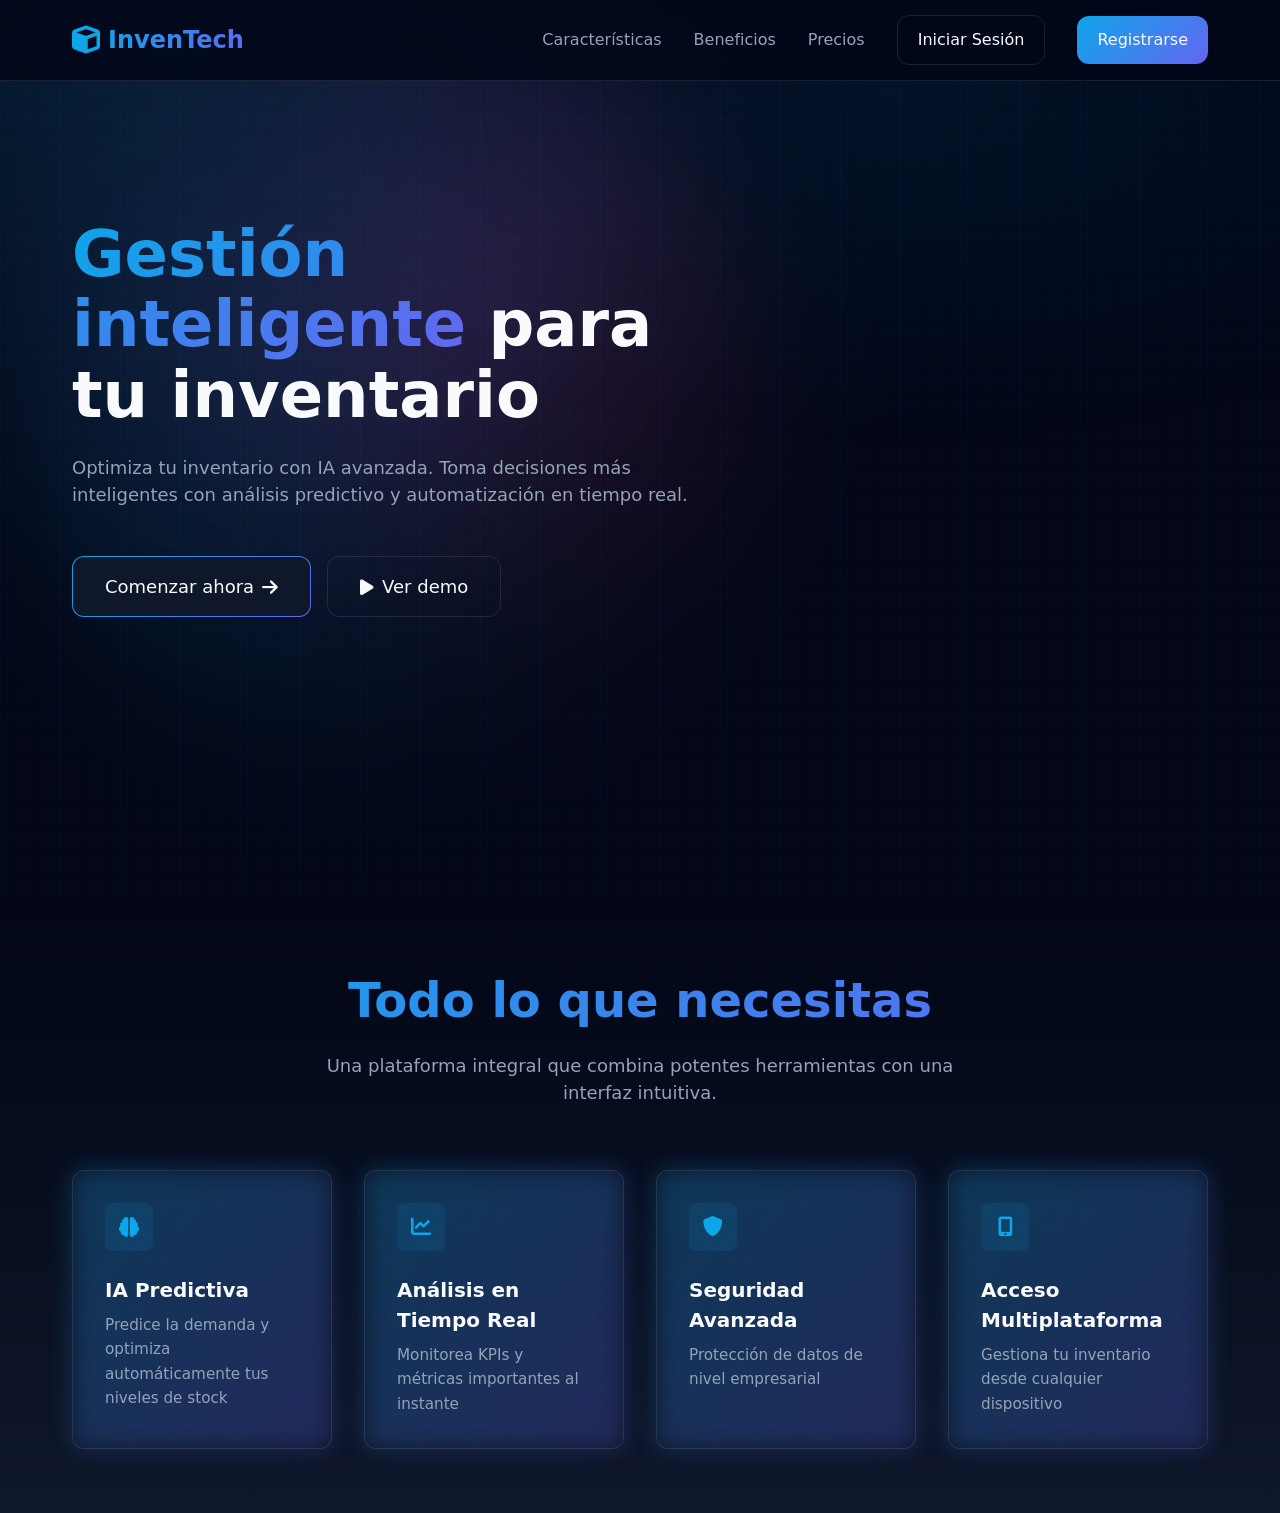
<file: frontend/index.html>
<!DOCTYPE html>
<html lang="es">
<head>
    <meta charset="UTF-8">
    <meta name="viewport" content="width=device-width, initial-scale=1.0">
    <title>InvenTech Pro - Sistema de Gestión de Inventario</title>
    <link rel="stylesheet" href="https://cdnjs.cloudflare.com/ajax/libs/font-awesome/6.0.0/css/all.min.css">
    <link rel="stylesheet" href="css/variables.css">
    <link rel="stylesheet" href="css/base.css">
    <link rel="stylesheet" href="css/landing.css">
</head>
<body>
    <!-- Decoraciones de fondo -->
    <div class="fx fx-grid" aria-hidden="true"></div>
    <div class="fx fx-stars" aria-hidden="true"></div>
    <div class="fx fx-blob fx-blob-1" aria-hidden="true"></div>
    <div class="fx fx-blob fx-blob-2" aria-hidden="true"></div>
    <nav class="navbar">
        <div class="container flex justify-between items-center">
            <a href="/" class="logo">
                <i class="fas fa-cube logo-icon"></i>
                <span class="logo-text text-gradient">InvenTech</span>
            </a>
            <div class="nav-links">
                <a href="#features" class="nav-link">Características</a>
                <a href="#benefits" class="nav-link">Beneficios</a>
                <a href="#pricing" class="nav-link">Precios</a>
                <a href="login.html" class="btn btn-ghost">Iniciar Sesión</a>
                <a href="register.html" class="btn btn-primary">Registrarse</a>
            </div>
            <button class="menu-toggle">
                <i class="fas fa-bars"></i>
            </button>
        </div>
    </nav>

    <section class="hero">
        <div class="container">
            <div class="hero-content animate-on-scroll">
                <h1 class="hero-title">
                    <span class="text-gradient">Gestión inteligente</span> 
                    para tu inventario
                </h1>
                <p class="hero-description">
                    Optimiza tu inventario con IA avanzada. Toma decisiones más inteligentes
                    con análisis predictivo y automatización en tiempo real.
                </p>
                <div class="hero-buttons">
                    <a href="register.html" class="btn btn-xl btn-primary btn-neon pulse">
                        Comenzar ahora
                        <i class="fas fa-arrow-right"></i>
                    </a>
                    <a href="#demo" class="btn btn-xl btn-ghost">
                        <i class="fas fa-play"></i>
                        Ver demo
                    </a>
                </div>

                
            </div>
        </div>
    </section>

    <section id="features" class="features">
        <div class="container">
            <div class="section-header">
                <h2 class="section-title text-gradient">Todo lo que necesitas</h2>
                <p class="section-description">
                    Una plataforma integral que combina potentes herramientas con una interfaz intuitiva.
                </p>
            </div>

            <div class="features-grid">
                <div class="feature-card animate-on-scroll">
                    <div class="feature-icon">
                        <i class="fas fa-brain"></i>
                    </div>
                    <h3 class="feature-title">IA Predictiva</h3>
                    <p class="feature-description">
                        Predice la demanda y optimiza automáticamente tus niveles de stock
                    </p>
                </div>

                <div class="feature-card animate-on-scroll">
                    <div class="feature-icon">
                        <i class="fas fa-chart-line"></i>
                    </div>
                    <h3 class="feature-title">Análisis en Tiempo Real</h3>
                    <p class="feature-description">
                        Monitorea KPIs y métricas importantes al instante
                    </p>
                </div>

                <div class="feature-card animate-on-scroll">
                    <div class="feature-icon">
                        <i class="fas fa-shield-alt"></i>
                    </div>
                    <h3 class="feature-title">Seguridad Avanzada</h3>
                    <p class="feature-description">
                        Protección de datos de nivel empresarial
                    </p>
                </div>

                <div class="feature-card animate-on-scroll">
                    <div class="feature-icon">
                        <i class="fas fa-mobile-alt"></i>
                    </div>
                    <h3 class="feature-title">Acceso Multiplataforma</h3>
                    <p class="feature-description">
                        Gestiona tu inventario desde cualquier dispositivo
                    </p>
                </div>
            </div>
        </div>
    </section>

    <script src="js/landing.js"></script>
</body>
</html>
</file>
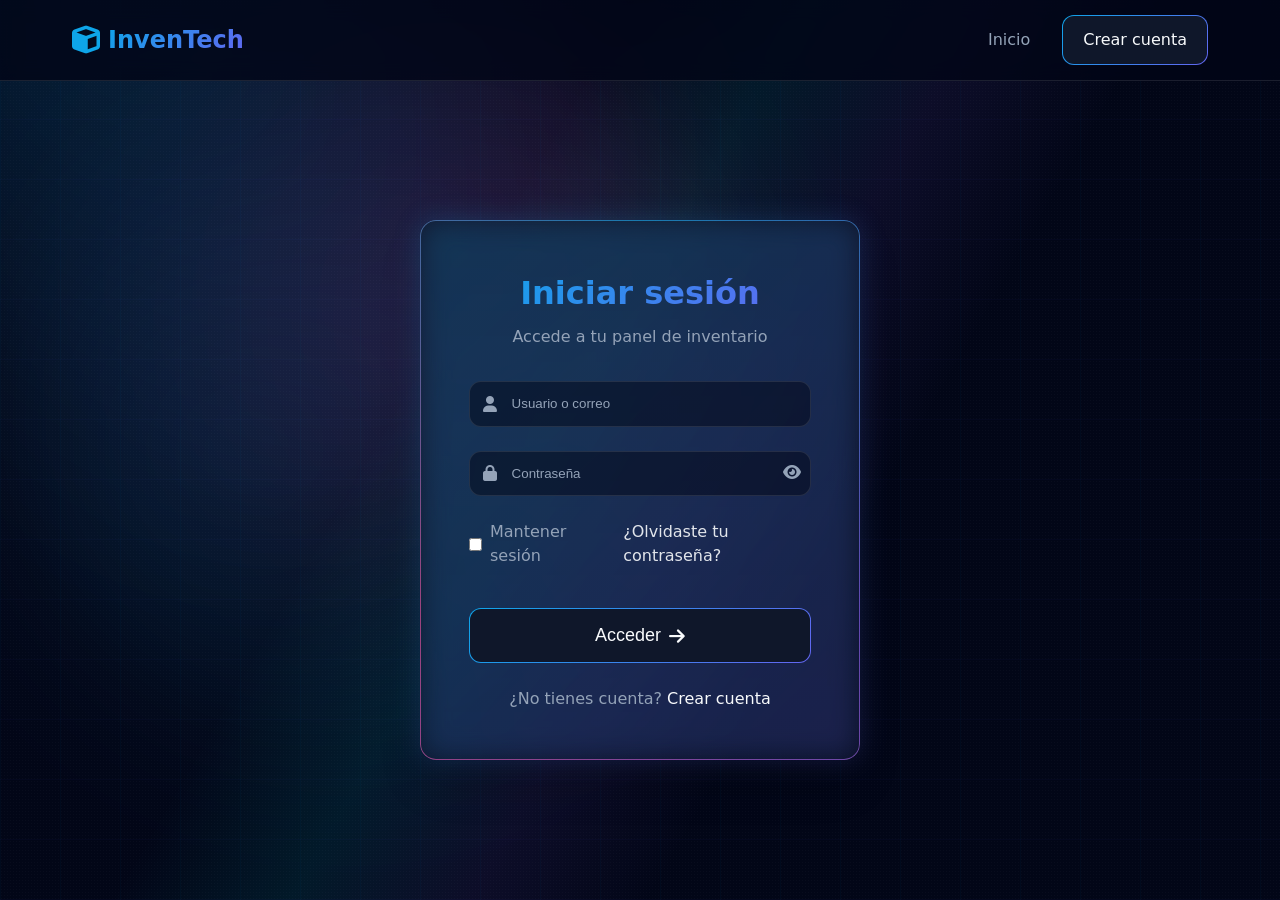
<file: frontend/login.html>
<!DOCTYPE html>
<html lang="es">
<head>
  <meta charset="UTF-8" />
  <meta name="viewport" content="width=device-width, initial-scale=1.0" />
  <title>Iniciar sesión - InvenTech</title>
  <meta http-equiv="Cache-Control" content="no-cache, no-store, must-revalidate" />
  <meta http-equiv="Pragma" content="no-cache" />
  <meta http-equiv="Expires" content="0" />
  <link rel="stylesheet" href="https://cdnjs.cloudflare.com/ajax/libs/font-awesome/6.0.0/css/all.min.css" />
  <link rel="stylesheet" href="css/variables.css" />
  <link rel="stylesheet" href="css/base.css" />
  <link rel="stylesheet" href="css/landing.css" />
  <link rel="stylesheet" href="css/auth.css" />
</head>
<body>
  <!-- FX de fondo -->
  <div class="fx fx-grid" aria-hidden="true"></div>
  <div class="fx fx-stars" aria-hidden="true"></div>
  <div class="fx fx-blob fx-blob-1" aria-hidden="true"></div>
  <div class="fx fx-blob fx-blob-2" aria-hidden="true"></div>
  <div class="fx auth-beam" aria-hidden="true"></div>
  <div class="fx auth-scanlines" aria-hidden="true"></div>

  <nav class="navbar">
    <div class="container flex justify-between items-center">
      <a href="/" class="logo">
        <i class="fas fa-cube logo-icon"></i>
        <span class="logo-text text-gradient">InvenTech</span>
      </a>
      <div class="nav-links">
        <a href="/" class="nav-link">Inicio</a>
        <a href="register.html" class="btn btn-primary btn-neon">Crear cuenta</a>
      </div>
      <button class="menu-toggle"><i class="fas fa-bars"></i></button>
    </div>
  </nav>

  <main class="auth-container">
    <section class="auth-card animate-on-scroll in-view">
      <header class="auth-header">
        <h1 class="auth-title text-gradient">Iniciar sesión</h1>
        <p class="auth-subtitle">Accede a tu panel de inventario</p>
      </header>

      <form class="form" id="login-form" method="post" action="#">
        <div class="input-group">
          <i class="fa-solid fa-user input-icon"></i>
          <input id="identity" name="identity" type="text" class="input-control" placeholder="Usuario o correo" required />
        </div>

        <div class="input-group">
          <i class="fa-solid fa-lock input-icon"></i>
          <input id="password" name="password" type="password" class="input-control" placeholder="Contraseña" required />
          <button type="button" class="toggle-visibility" data-toggle="password" data-target="password" aria-label="Mostrar u ocultar contraseña">
            <i class="fa-solid fa-eye"></i>
          </button>
        </div>

        <div class="form-row">
          <label class="remember">
            <input type="checkbox" name="remember" /> Mantener sesión
          </label>
          <a href="#">¿Olvidaste tu contraseña?</a>
        </div>

        <div class="auth-actions">
          <button class="btn btn-xl btn-neon btn-full" type="submit">Acceder <i class="fa-solid fa-arrow-right"></i></button>
        </div>
      </form>

      <p class="auth-alt">¿No tienes cuenta? <a href="register.html">Crear cuenta</a></p>
    </section>
  </main>

  <script src="js/landing.js"></script>
  <script src="js/auth.js"></script>
  </body>
  </html>
</file>
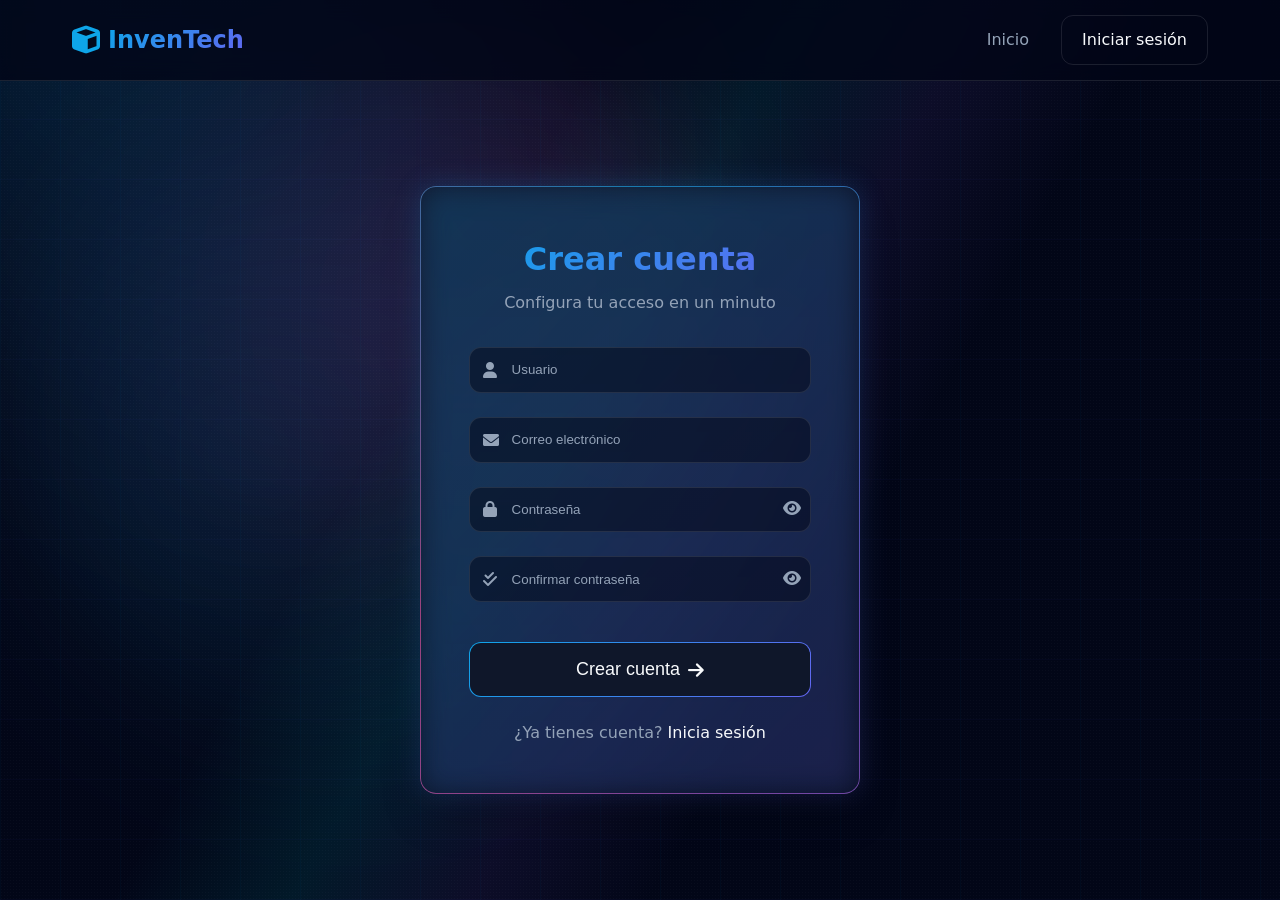
<file: frontend/register.html>
<!DOCTYPE html>
<html lang="es">
<head>
  <meta charset="UTF-8" />
  <meta name="viewport" content="width=device-width, initial-scale=1.0" />
  <title>Crear cuenta - InvenTech</title>
  <meta http-equiv="Cache-Control" content="no-cache, no-store, must-revalidate" />
  <meta http-equiv="Pragma" content="no-cache" />
  <meta http-equiv="Expires" content="0" />
  <link rel="stylesheet" href="https://cdnjs.cloudflare.com/ajax/libs/font-awesome/6.0.0/css/all.min.css" />
  <link rel="stylesheet" href="css/variables.css" />
  <link rel="stylesheet" href="css/base.css" />
  <link rel="stylesheet" href="css/landing.css" />
  <link rel="stylesheet" href="css/auth.css" />
</head>
<body>
  <!-- FX de fondo -->
  <div class="fx fx-grid" aria-hidden="true"></div>
  <div class="fx fx-stars" aria-hidden="true"></div>
  <div class="fx fx-blob fx-blob-1" aria-hidden="true"></div>
  <div class="fx fx-blob fx-blob-2" aria-hidden="true"></div>
  <div class="fx auth-beam" aria-hidden="true"></div>
  <div class="fx auth-scanlines" aria-hidden="true"></div>

  <nav class="navbar">
    <div class="container flex justify-between items-center">
      <a href="/" class="logo">
        <i class="fas fa-cube logo-icon"></i>
        <span class="logo-text text-gradient">InvenTech</span>
      </a>
      <div class="nav-links">
        <a href="/" class="nav-link">Inicio</a>
        <a href="login.html" class="btn btn-ghost">Iniciar sesión</a>
      </div>
      <button class="menu-toggle"><i class="fas fa-bars"></i></button>
    </div>
  </nav>

  <main class="auth-container">
    <section class="auth-card animate-on-scroll in-view">
      <header class="auth-header">
        <h1 class="auth-title text-gradient">Crear cuenta</h1>
        <p class="auth-subtitle">Configura tu acceso en un minuto</p>
      </header>

  <form class="form" id="register-form" method="post" action="/api/register">
        <div class="input-group">
          <i class="fa-solid fa-user input-icon"></i>
          <input id="username" name="username" type="text" class="input-control" placeholder="Usuario" required />
        </div>

        <div class="input-group">
          <i class="fa-solid fa-envelope input-icon"></i>
          <input id="email" name="email" type="email" class="input-control" placeholder="Correo electrónico" required />
        </div>

        <div class="input-group">
          <i class="fa-solid fa-lock input-icon"></i>
          <input id="password" name="password" type="password" class="input-control" placeholder="Contraseña" required />
          <button type="button" class="toggle-visibility" data-toggle="password" data-target="password" aria-label="Mostrar u ocultar contraseña">
            <i class="fa-solid fa-eye"></i>
          </button>
        </div>

        <div class="input-group">
          <i class="fa-solid fa-check-double input-icon"></i>
          <input id="confirm_password" name="confirm_password" type="password" class="input-control" placeholder="Confirmar contraseña" required />
          <button type="button" class="toggle-visibility" data-toggle="password" data-target="confirm_password" aria-label="Mostrar u ocultar contraseña">
            <i class="fa-solid fa-eye"></i>
          </button>
          <div id="confirm_error" class="field-error">Las contraseñas no coinciden</div>
        </div>

        

        <div class="auth-actions">
          <button class="btn btn-xl btn-neon btn-full" type="submit">Crear cuenta <i class="fa-solid fa-arrow-right"></i></button>
        </div>
      </form>

      <p class="auth-alt">¿Ya tienes cuenta? <a href="login.html">Inicia sesión</a></p>
    </section>
  </main>

  <script src="js/landing.js"></script>
  <script src="js/auth.js"></script>
</body>
</html>
</file>
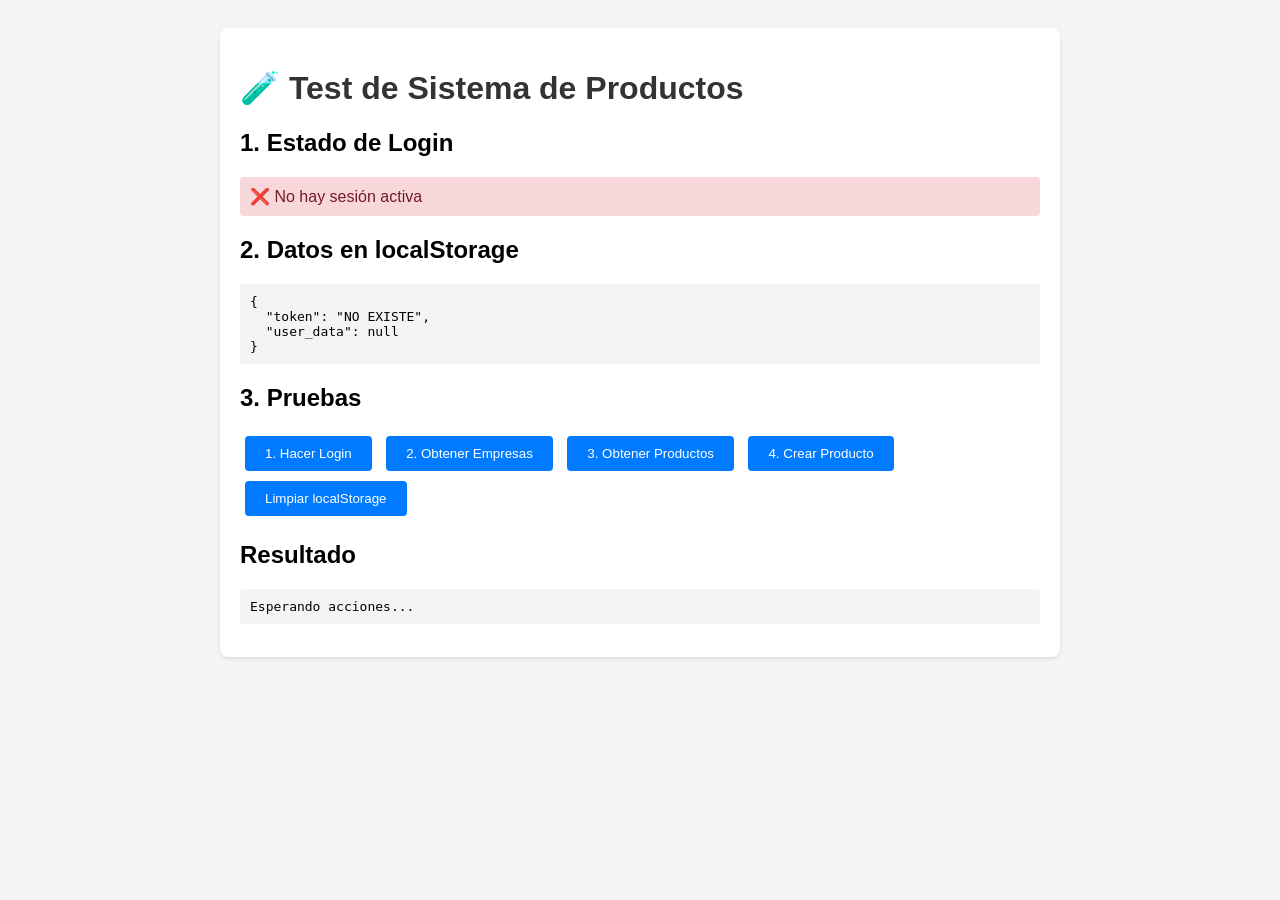
<file: frontend/test.html>
<!DOCTYPE html>
<html lang="es">
<head>
    <meta charset="UTF-8">
    <meta name="viewport" content="width=device-width, initial-scale=1.0">
    <title>Test de Productos</title>
    <style>
        body {
            font-family: Arial, sans-serif;
            padding: 20px;
            background: #f5f5f5;
        }
        .container {
            max-width: 800px;
            margin: 0 auto;
            background: white;
            padding: 20px;
            border-radius: 8px;
            box-shadow: 0 2px 4px rgba(0,0,0,0.1);
        }
        h1 { color: #333; }
        .status { margin: 10px 0; padding: 10px; border-radius: 4px; }
        .success { background: #d4edda; color: #155724; }
        .error { background: #f8d7da; color: #721c24; }
        .info { background: #d1ecf1; color: #0c5460; }
        button {
            padding: 10px 20px;
            margin: 5px;
            background: #007bff;
            color: white;
            border: none;
            border-radius: 4px;
            cursor: pointer;
        }
        button:hover { background: #0056b3; }
        pre {
            background: #f4f4f4;
            padding: 10px;
            border-radius: 4px;
            overflow-x: auto;
        }
    </style>
</head>
<body>
    <div class="container">
        <h1>🧪 Test de Sistema de Productos</h1>
        
        <h2>1. Estado de Login</h2>
        <div id="loginStatus" class="status info">Verificando...</div>
        
        <h2>2. Datos en localStorage</h2>
        <pre id="localStorageData"></pre>
        
        <h2>3. Pruebas</h2>
        <button onclick="testLogin()">1. Hacer Login</button>
        <button onclick="getCompanies()">2. Obtener Empresas</button>
        <button onclick="getProducts()">3. Obtener Productos</button>
        <button onclick="createProduct()">4. Crear Producto</button>
        <button onclick="clearLocalStorage()">Limpiar localStorage</button>
        
        <h2>Resultado</h2>
        <pre id="result">Esperando acciones...</pre>
    </div>

    <script>
        const API_BASE = "http://localhost:8000";

        function log(msg, type = "info") {
            const result = document.getElementById("result");
            const timestamp = new Date().toLocaleTimeString();
            result.textContent += `\n[${timestamp}] ${msg}`;
            result.scrollTop = result.scrollHeight;
        }

        function updateLocalStorageDisplay() {
            const data = {
                token: localStorage.getItem("token") ? "EXISTS" : "NO EXISTE",
                user_data: localStorage.getItem("user_data")
            };
            document.getElementById("localStorageData").textContent = JSON.stringify(data, null, 2);
            
            if (localStorage.getItem("token")) {
                document.getElementById("loginStatus").className = "status success";
                document.getElementById("loginStatus").textContent = "✅ Hay sesión activa";
            } else {
                document.getElementById("loginStatus").className = "status error";
                document.getElementById("loginStatus").textContent = "❌ No hay sesión activa";
            }
        }

        async function testLogin() {
            log("🔐 Intentando login...");
            try {
                const response = await fetch(`${API_BASE}/token`, {
                    method: "POST",
                    headers: { "Content-Type": "application/x-www-form-urlencoded" },
                    body: "username=jp@gmail.com&password=jp"
                });

                if (!response.ok) {
                    log(`❌ Login falló: ${response.status}`, "error");
                    return;
                }

                const data = await response.json();
                localStorage.setItem("token", data.access_token);
                log("✅ Login exitoso, token guardado");
                updateLocalStorageDisplay();
            } catch (error) {
                log(`❌ Error: ${error.message}`, "error");
            }
        }

        async function getCompanies() {
            const token = localStorage.getItem("token");
            if (!token) {
                log("❌ No hay token. Haz login primero", "error");
                return;
            }

            log("📦 Obteniendo empresas...");
            try {
                const response = await fetch(`${API_BASE}/api/companies/my`, {
                    headers: { "Authorization": `Bearer ${token}` }
                });

                if (!response.ok) {
                    log(`❌ Error: ${response.status}`, "error");
                    return;
                }

                const companies = await response.json();
                log(`✅ Empresas encontradas: ${companies.length}`);
                companies.forEach(c => log(`   - ${c.name} (id: ${c.id})`));
                localStorage.setItem("company_id", companies[0].id);
            } catch (error) {
                log(`❌ Error: ${error.message}`, "error");
            }
        }

        async function getProducts() {
            const token = localStorage.getItem("token");
            const companyId = localStorage.getItem("company_id");
            
            if (!token) {
                log("❌ No hay token", "error");
                return;
            }
            if (!companyId) {
                log("❌ No hay company_id", "error");
                return;
            }

            log(`📋 Obteniendo productos de empresa ${companyId}...`);
            try {
                const response = await fetch(`${API_BASE}/api/company/${companyId}/items/`, {
                    headers: { "Authorization": `Bearer ${token}` }
                });

                if (!response.ok) {
                    log(`❌ Error: ${response.status}`, "error");
                    const text = await response.text();
                    log(`Respuesta: ${text}`);
                    return;
                }

                const items = await response.json();
                log(`✅ Productos encontrados: ${items.length}`);
                items.forEach(item => log(`   - ${item.name} (qty: ${item.quantity})`));
            } catch (error) {
                log(`❌ Error: ${error.message}`, "error");
            }
        }

        async function createProduct() {
            const token = localStorage.getItem("token");
            const companyId = localStorage.getItem("company_id");
            
            if (!token || !companyId) {
                log("❌ Falta token o company_id", "error");
                return;
            }

            log("➕ Creando producto...");
            try {
                const productData = {
                    name: `Test ${Date.now()}`,
                    description: "Producto de prueba",
                    quantity: 100,
                    min_quantity: 10,
                    company_id: parseInt(companyId)
                };

                const response = await fetch(`${API_BASE}/api/items/`, {
                    method: "POST",
                    headers: {
                        "Authorization": `Bearer ${token}`,
                        "Content-Type": "application/json"
                    },
                    body: JSON.stringify(productData)
                });

                if (!response.ok) {
                    log(`❌ Error: ${response.status}`, "error");
                    const text = await response.text();
                    log(`Respuesta: ${text}`);
                    return;
                }

                const item = await response.json();
                log(`✅ Producto creado: ${item.name} (id: ${item.id})`);
            } catch (error) {
                log(`❌ Error: ${error.message}`, "error");
            }
        }

        function clearLocalStorage() {
            localStorage.clear();
            log("🧹 localStorage limpiado");
            updateLocalStorageDisplay();
        }

        // Inicializar
        document.addEventListener("DOMContentLoaded", updateLocalStorageDisplay);
    </script>
</body>
</html>
</file>
<file: frontend/css/variables.css>
:root {
    /* Colores principales */
    --primary: #0ea5e9;
    --primary-dark: #0284c7;
    --primary-light: #38bdf8;
    
    /* Colores secundarios */
    --secondary: #6366f1;
    --accent: #ec4899;
    
    /* Fondos */
    --bg-dark: #020617;
    --bg-card: #0f172a;
    --bg-card-hover: #1e293b;
    
    /* Textos */
    --text: #f8fafc;
    --text-secondary: #94a3b8;
    --text-muted: #64748b;
    
    /* Bordes y efectos */
    --border: rgba(255, 255, 255, 0.1);
    --gradient-1: linear-gradient(135deg, #0ea5e9, #6366f1);
    --gradient-2: linear-gradient(135deg, #ec4899, #8b5cf6);
    --shadow-sm: 0 4px 6px -1px rgba(0, 0, 0, 0.1);
    --shadow-lg: 0 25px 50px -12px rgba(0, 0, 0, 0.25);
    --glow: 0 0 20px rgba(14, 165, 233, 0.5);

    /* Espaciado */
    --spacing-xs: 0.5rem;
    --spacing-sm: 1rem;
    --spacing-md: 1.5rem;
    --spacing-lg: 2rem;
    --spacing-xl: 3rem;
    --spacing-2xl: 4rem;

    /* Bordes redondeados */
    --radius-sm: 0.375rem;
    --radius-md: 0.5rem;
    --radius-lg: 0.75rem;
    --radius-xl: 1rem;

    /* Contenedor */
    --container-width: 1200px;
}
</file>
<file: frontend/css/base.css>
/* Reset básico */
*, *::before, *::after {
    margin: 0;
    padding: 0;
    box-sizing: border-box;
}

/* Estilos base */
html {
    font-size: 16px;
    scroll-behavior: smooth;
}

body {
    font-family: 'Inter', system-ui, -apple-system, sans-serif;
    line-height: 1.5;
    color: var(--text);
    background-color: var(--bg-dark);
}

img {
    max-width: 100%;
    height: auto;
    display: block;
}

/* Contenedor principal */
.container {
    width: 100%;
    max-width: var(--container-width);
    margin: 0 auto;
    padding: 0 var(--spacing-lg);
}

/* Utilidades de texto */
.text-gradient {
    background: var(--gradient-1);
    -webkit-background-clip: text;
    background-clip: text;
    -webkit-text-fill-color: transparent;
}

.text-center {
    text-align: center;
}

/* Utilidades de espaciado */
.mb-1 { margin-bottom: var(--spacing-xs); }
.mb-2 { margin-bottom: var(--spacing-sm); }
.mb-3 { margin-bottom: var(--spacing-md); }
.mb-4 { margin-bottom: var(--spacing-lg); }
.mb-5 { margin-bottom: var(--spacing-xl); }
.mb-6 { margin-bottom: var(--spacing-2xl); }

/* Utilidades de flexbox */
.flex {
    display: flex;
}

.flex-col {
    flex-direction: column;
}

.items-center {
    align-items: center;
}

.justify-center {
    justify-content: center;
}

.justify-between {
    justify-content: space-between;
}

.gap-1 { gap: var(--spacing-xs); }
.gap-2 { gap: var(--spacing-sm); }
.gap-3 { gap: var(--spacing-md); }
.gap-4 { gap: var(--spacing-lg); }

/* Utilidades de grid */
.grid {
    display: grid;
}

.grid-cols-2 {
    grid-template-columns: repeat(2, 1fr);
}

.grid-cols-3 {
    grid-template-columns: repeat(3, 1fr);
}

.grid-cols-4 {
    grid-template-columns: repeat(4, 1fr);
}

/* Utilidades de visibilidad */
.hidden {
    display: none;
}

.visible {
    display: block;
}

/* Media queries base */
@media (max-width: 1024px) {
    html {
        font-size: 15px;
    }
}

@media (max-width: 768px) {
    html {
        font-size: 14px;
    }
    
    .container {
        padding: 0 var(--spacing-md);
    }
    
    .grid-cols-4 {
        grid-template-columns: repeat(2, 1fr);
    }
    
    .grid-cols-3 {
        grid-template-columns: repeat(2, 1fr);
    }
}

@media (max-width: 640px) {
    html {
        font-size: 13px;
    }
    
    .grid-cols-2,
    .grid-cols-3,
    .grid-cols-4 {
        grid-template-columns: 1fr;
    }
}
</file>
<file: frontend/css/landing.css>
/*
  Landing page styles (limpio y válido)
  - Usa variables desde css/variables.css
  - Se apoya en utilidades generales de css/base.css (.container, .flex, etc.)
  - Cubre: navbar, hero, stats, features y responsive
*/

/* Utilidades locales */
.text-gradient {
  background: var(--gradient-1);
  -webkit-background-clip: text;
  background-clip: text;
  -webkit-text-fill-color: transparent;
}

.animate-on-scroll {
  opacity: 0;
  transform: translateY(12px);
  transition: opacity 0.5s ease, transform 0.5s ease;
}

.animate-on-scroll.in-view {
  opacity: 1;
  transform: translateY(0);
}

/* Efectos de fondo futuristas */
.fx { position: fixed; inset: 0; pointer-events: none; z-index: 0; }

.fx-grid {
  background-image:
    repeating-linear-gradient(0deg, rgba(99,102,241,0.06) 0 1px, transparent 1px 60px),
    repeating-linear-gradient(90deg, rgba(14,165,233,0.06) 0 1px, transparent 1px 60px);
  animation: gridMove 30s linear infinite;
  opacity: 0.6;
}

.fx-stars {
  background-image: radial-gradient(rgba(255,255,255,0.08) 1px, transparent 1px);
  background-size: 3px 3px;
  animation: twinkle 4s ease-in-out infinite;
  opacity: 0.35;
}

.fx-blob {
  width: 60vmax; height: 60vmax; border-radius: 50%; filter: blur(60px);
  position: fixed; z-index: 0; mix-blend-mode: screen; opacity: 0.35;
}
.fx-blob-1 { top: -20vmax; left: -10vmax; background: radial-gradient(circle at 30% 30%, rgba(14,165,233,0.45), transparent 60%), radial-gradient(circle at 70% 70%, rgba(99,102,241,0.35), transparent 60%); }
.fx-blob-2 { bottom: -25vmax; right: -10vmax; background: radial-gradient(circle at 70% 40%, rgba(236,72,153,0.35), transparent 60%), radial-gradient(circle at 30% 60%, rgba(14,165,233,0.35), transparent 60%); }

@keyframes gridMove { 0% { background-position: 0 0, 0 0; } 100% { background-position: 0 60px, 60px 0; } }
@keyframes twinkle { 0%,100% { opacity: 0.35; } 50% { opacity: 0.55; } }

/* Navbar */
.navbar {
  position: fixed;
  top: 0;
  left: 0;
  right: 0;
  z-index: 1000;
  background: rgba(2, 6, 23, 0.8);
  backdrop-filter: blur(10px);
  border-bottom: 1px solid var(--border);
}

.navbar .container {
  height: 5rem;
}

.logo {
  display: flex;
  align-items: center;
  gap: var(--spacing-xs);
  color: var(--text);
  text-decoration: none;
}

.logo-icon {
  font-size: 1.75rem;
  color: var(--primary);
}

.logo-text {
  font-size: 1.5rem;
  font-weight: 700;
}

.nav-links {
  display: flex;
  align-items: center;
  gap: var(--spacing-lg);
}

.nav-link {
  color: var(--text-secondary);
  text-decoration: none;
  font-weight: 500;
  transition: color 0.2s ease;
}

.nav-link:hover { color: var(--text); }

.menu-toggle {
  display: none;
  background: none;
  border: none;
  color: var(--text);
  font-size: 1.5rem;
  cursor: pointer;
}

/* Botones */
.btn {
  display: inline-flex;
  align-items: center;
  gap: var(--spacing-xs);
  padding: 0.75rem 1.25rem;
  border-radius: var(--radius-lg);
  font-weight: 500;
  text-decoration: none;
  transition: transform 0.15s ease, box-shadow 0.2s ease, background 0.2s ease, border-color 0.2s ease, color 0.2s ease;
}

.btn-xl {
  padding: 1rem 2rem;
  font-size: 1.125rem;
}

.btn-primary {
  background: var(--gradient-1);
  color: var(--text);
  box-shadow: var(--shadow-sm);
}

/* Botón neón */
.btn-neon {
  position: relative;
  border: 1px solid transparent;
  background:
    linear-gradient(var(--bg-card), var(--bg-card)) padding-box,
    var(--gradient-1) border-box;
  box-shadow: 0 0 0 rgba(14,165,233,0.0);
}
.btn-neon::after {
  content: "";
  position: absolute; inset: 0; pointer-events: none; border-radius: inherit;
  box-shadow: 0 0 40px rgba(14,165,233,0.25), 0 0 80px rgba(99,102,241,0.2);
  opacity: 0; transition: opacity .2s ease;
}
.btn-neon:hover { transform: translateY(-2px); }
.btn-neon:hover::after { opacity: 1; }
.pulse { animation: pulseGlow 2.4s ease-in-out infinite; }
@keyframes pulseGlow { 0%,100% { box-shadow: 0 0 0 rgba(14,165,233,0); } 50% { box-shadow: 0 0 24px rgba(14,165,233,0.35); } }

.btn-primary:hover {
  transform: translateY(-2px);
  box-shadow: var(--shadow-lg), var(--glow);
}

.btn-ghost {
  color: var(--text);
  border: 1px solid var(--border);
  background: transparent;
}

.btn-ghost:hover {
  border-color: var(--primary);
  background: rgba(14, 165, 233, 0.08);
}

/* Hero */
.hero {
  position: relative;
  padding: var(--spacing-2xl) 0;
  min-height: 100vh;
  display: flex;
  align-items: center;
  z-index: 1;
  background: radial-gradient(1200px 600px at 70% 10%, rgba(14,165,233,0.08), transparent 60%);
}

.hero-content {
  max-width: 640px;
}

.hero-title {
  font-size: clamp(2.25rem, 4vw + 1rem, 4rem);
  line-height: 1.1;
  font-weight: 800;
  margin-bottom: var(--spacing-md);
}

.hero-description {
  font-size: 1.125rem;
  color: var(--text-secondary);
  margin-bottom: var(--spacing-xl);
}

.hero-buttons {
  display: flex;
  gap: var(--spacing-sm);
  margin-bottom: var(--spacing-2xl);
  flex-wrap: wrap;
}

/* Stats */
.stats-grid {
  display: grid;
  grid-template-columns: repeat(3, minmax(0, 1fr));
  gap: var(--spacing-lg);
}

.stat-card {
  text-align: center;
  padding: var(--spacing-md);
  background: linear-gradient(180deg, rgba(15,23,42,0.7), rgba(15,23,42,0.4));
  border: 1px solid var(--border);
  border-radius: var(--radius-lg);
  backdrop-filter: blur(6px);
  transition: transform 0.2s ease, border-color .2s ease, box-shadow .2s ease;
}

.stat-card:hover { transform: translateY(-4px); border-color: var(--primary); box-shadow: var(--glow); }

.stat-value {
  display: block;
  font-size: 2.25rem;
  font-weight: 800;
  background: var(--gradient-2);
  -webkit-background-clip: text;
  background-clip: text;
  -webkit-text-fill-color: transparent;
  margin-bottom: var(--spacing-xs);
}

.stat-label {
  color: var(--text-secondary);
  font-size: 0.9rem;
}

/* Features */
.features {
  padding: var(--spacing-2xl) 0;
  background: linear-gradient(to bottom, transparent, var(--bg-card));
}

.section-header { text-align: center; margin-bottom: var(--spacing-2xl); }

.section-title {
  font-size: clamp(2rem, 3vw + 1rem, 3rem);
  margin-bottom: var(--spacing-sm);
}

.section-description {
  color: var(--text-secondary);
  font-size: 1.125rem;
  max-width: 640px;
  margin: 0 auto;
}

.features-grid {
  display: grid;
  grid-template-columns: repeat(auto-fit, minmax(260px, 1fr));
  gap: var(--spacing-lg);
}

.feature-card {
  position: relative;
  padding: var(--spacing-lg);
  background: linear-gradient(180deg, rgba(15,23,42,0.75), rgba(15,23,42,0.5));
  border: 1px solid var(--border);
  border-radius: var(--radius-lg);
  transition: transform 0.2s ease, background 0.2s ease, border-color 0.2s ease, box-shadow 0.2s ease;
  backdrop-filter: blur(10px);
}
.feature-card::before {
  content: ""; position: absolute; inset: -1px; border-radius: inherit; pointer-events: none;
  background: var(--gradient-1); opacity: .25; filter: blur(12px); z-index: -1;
}
.feature-card:hover {
  transform: translateY(-4px);
  background: var(--bg-card-hover);
  border-color: var(--primary);
  box-shadow: var(--glow);
}

.feature-icon {
  width: 3rem;
  height: 3rem;
  display: flex;
  align-items: center;
  justify-content: center;
  color: var(--primary);
  background: rgba(14, 165, 233, 0.1);
  border-radius: var(--radius-md);
  font-size: 1.25rem;
  margin-bottom: var(--spacing-md);
}

.feature-title { font-size: 1.25rem; margin-bottom: var(--spacing-xs); }
.feature-description { color: var(--text-secondary); font-size: 0.95rem; line-height: 1.6; }

/* Responsive */
@media (max-width: 1024px) {
  .hero-title { font-size: clamp(2rem, 5vw, 3rem); }
}

@media (max-width: 768px) {
  .menu-toggle { display: block; }
  .nav-links {
    display: none;
    position: absolute;
    top: 5rem;
    left: 0;
    right: 0;
    background: var(--bg-card);
    padding: var(--spacing-lg);
    border-bottom: 1px solid var(--border);
    flex-direction: column;
    align-items: stretch;
    gap: var(--spacing-md);
  }
  .nav-links.active { display: flex; }

  .hero-content { text-align: center; margin: 0 auto; }
  .hero-buttons { justify-content: center; }
  .stats-grid { grid-template-columns: repeat(2, minmax(0, 1fr)); }
}

@media (max-width: 640px) {
  .hero-title { font-size: clamp(1.75rem, 7vw, 2.5rem); }
  .stats-grid { grid-template-columns: 1fr; }
  .btn-xl { width: 100%; justify-content: center; }
}

/* Accesibilidad de movimiento reducido */
@media (prefers-reduced-motion: reduce) {
  .animate-on-scroll { transition: none; }
  .fx-grid, .fx-stars { animation: none; }
  .pulse { animation: none; }
}
</file>
<file: frontend/css/auth.css>
/* Estilos para Login y Register - limpio */

.auth-container {
  /* Compensa la navbar fija y centra el contenido */
  margin-top: 5rem; /* altura aprox de la navbar */
  min-height: calc(100vh - 5rem);
  display: grid;
  place-items: center;
  padding: var(--spacing-2xl) var(--spacing-lg);
  position: relative;
  z-index: 1;
  animation: fadeIn 0.4s ease-out;
}

.auth-card {
  width: 100%;
  max-width: 440px;
  background: linear-gradient(180deg, rgba(15,23,42,0.75), rgba(15,23,42,0.5));
  border: 1px solid var(--border);
  border-radius: var(--radius-xl);
  backdrop-filter: blur(14px);
  box-shadow: var(--shadow-lg);
  padding: var(--spacing-xl);
  position: relative;
}

.auth-card::before {
  content: "";
  position: absolute; inset: -1px; border-radius: inherit; pointer-events: none;
  background: var(--gradient-1); opacity: .2; filter: blur(14px); z-index: -1;
}

/* Borde animado tipo neón */
.auth-card::after {
  content: "";
  position: absolute; inset: -1px; border-radius: inherit; padding: 1px; pointer-events: none;
  background: conic-gradient(from 0deg, #0ea5e9, #8b5cf6, #ec4899, #0ea5e9);
  -webkit-mask: linear-gradient(#000 0 0) content-box, linear-gradient(#000 0 0);
  mask: linear-gradient(#000 0 0) content-box, linear-gradient(#000 0 0);
  -webkit-mask-composite: xor; mask-composite: exclude;
  animation: spin 10s linear infinite;
  opacity: .6;
}

.auth-header { text-align: center; margin-bottom: var(--spacing-lg); }
.auth-title { font-size: 2rem; font-weight: 800; margin-bottom: var(--spacing-xs); }
.auth-subtitle { color: var(--text-secondary); }

.form { display: grid; gap: var(--spacing-md); }

.input-group { position: relative; }
.input-icon {
  position: absolute; left: 14px; top: 50%; transform: translateY(-50%);
  color: var(--text-secondary);
}
.input-group::after {
  content: ""; position: absolute; left: 14px; right: 14px; bottom: 8px; height: 2px;
  background: linear-gradient(90deg, transparent, rgba(14,165,233,0.25), transparent);
  opacity: 0; transition: opacity .2s ease;
}
.input-group:focus-within::after { opacity: 1; }
.input-group:focus-within .input-icon { color: var(--primary); }
.input-control {
  width: 100%;
  background: rgba(2, 6, 23, 0.5);
  border: 1px solid var(--border);
  border-radius: var(--radius-lg);
  color: var(--text);
  padding: 0.9rem 1rem 0.9rem 2.6rem;
  outline: none;
  transition: border-color .2s ease, box-shadow .2s ease, background .2s ease;
}
.input-control::placeholder { color: var(--text-secondary); }
.input-control:focus {
  border-color: var(--primary);
  box-shadow: 0 0 0 3px rgba(14,165,233,0.15);
  background: rgba(2, 6, 23, 0.65);
}

.toggle-visibility {
  position: absolute; right: 10px; top: 50%; transform: translateY(-50%);
  background: none; border: none; color: var(--text-secondary);
  cursor: pointer; font-size: 1rem;
}
.toggle-visibility:hover { color: var(--text); }

.form-row {
  display: flex; align-items: center; justify-content: space-between;
  gap: var(--spacing-sm);
}
.form-row .remember { display: inline-flex; align-items: center; gap: .5rem; color: var(--text-secondary); }
.form-row a { color: var(--text); text-decoration: none; opacity: .9; }
.form-row a:hover { opacity: 1; }

.auth-actions { display: grid; gap: var(--spacing-sm); margin-top: var(--spacing-sm); }
.btn-full { width: 100%; justify-content: center; }

/* Asegurar texto blanco en botones de acciones de auth */
.auth-actions .btn { color: var(--text); }

.auth-alt { text-align: center; color: var(--text-secondary); margin-top: var(--spacing-md); }
.auth-alt a { color: var(--text); text-decoration: none; }
.auth-alt a:hover { text-decoration: underline; }

/* Mensajes y errores */
.field-hint { color: var(--text-secondary); font-size: .85rem; margin-top: .25rem; }
.field-error { color: #f87171; font-size: .85rem; margin-top: .25rem; display: none; }
.field-error.show { display: block; }

/* Animaciones */
@keyframes fadeIn {
  from { opacity: 0; transform: translateY(-10px); }
  to { opacity: 1; transform: translateY(0); }
}
@keyframes spin { to { transform: rotate(1turn); } }

/* Responsive */
@media (max-width: 520px) {
  .auth-card { padding: var(--spacing-lg); }
  .auth-title { font-size: 1.6rem; }
}

/* Nota: Reutiliza .btn y .btn-neon desde landing.css */

/* FX adicionales específicos de auth */
.auth-beam { position: fixed; inset: 0; pointer-events: none; z-index: 0;
  background: linear-gradient(120deg, transparent 35%, rgba(0,247,255,0.08) 45%, rgba(139,92,246,0.08) 55%, transparent 65%);
  animation: beam 10s linear infinite; mix-blend-mode: screen; }
@keyframes beam { 0% { background-position: 0 0; } 100% { background-position: 200% 0; } }

.auth-scanlines { position: fixed; inset: 0; pointer-events: none; z-index: 0;
  background: repeating-linear-gradient(to bottom, rgba(255,255,255,0.03) 0 1px, transparent 1px 3px);
  opacity: .25; mix-blend-mode: soft-light; }

/* Toasts */
.toast-container {
  position: fixed;
  top: 1rem;
  right: 1rem;
  display: grid;
  gap: .75rem;
  z-index: 2000;
}
.toast {
  display: flex;
  align-items: center;
  gap: .75rem;
  min-width: 260px;
  max-width: 90vw;
  padding: .75rem 1rem;
  border-radius: var(--radius-lg);
  background: linear-gradient(180deg, rgba(15,23,42,0.9), rgba(15,23,42,0.75));
  border: 1px solid var(--border);
  box-shadow: var(--shadow-lg);
  color: var(--text);
  animation: toastIn .25s ease-out;
}
.toast-success { border-left: 3px solid var(--primary); }
.toast-error { border-left: 3px solid #f87171; }
.toast i { opacity: .9; }
.toast-message { line-height: 1.3; }

@keyframes toastIn {
  from { opacity: 0; transform: translateY(-6px); }
  to { opacity: 1; transform: translateY(0); }
}

/* ---- Mejora de layouts para formularios de páginas dedicadas ---- */
.form-split {
  display: grid;
  gap: var(--spacing-xl);
}

@media (min-width: 900px) {
  .form-split { grid-template-columns: 1fr 0.9fr; align-items: start; }
}

.split-main { display: grid; gap: var(--spacing-md); }
.split-side { min-height: 100%; }

.side-card {
  height: 100%;
  background: linear-gradient(180deg, rgba(2,6,23,0.35), rgba(2,6,23,0.15));
  border: 1px solid var(--border);
  border-radius: var(--radius-lg);
  padding: var(--spacing-lg);
}

.side-card .kicker {
  font-size: .75rem;
  letter-spacing: .08em;
  text-transform: uppercase;
  color: var(--text-secondary);
}

.side-card .side-title { font-size: 1.25rem; font-weight: 700; margin: .25rem 0 var(--spacing-xs); }
.side-icon {
  width: 48px; height: 48px; border-radius: 50%;
  display: grid; place-items: center; margin-bottom: var(--spacing-md);
  background: radial-gradient(closest-side, rgba(14,165,233,.25), transparent);
  color: var(--primary);
}
.tip-list { list-style: none; padding: 0; margin: var(--spacing-md) 0 0 0; display: grid; gap: .5rem; }
.tip-list li { color: var(--text-secondary); display: flex; gap: .5rem; align-items: center; }
.tip-list li i { color: var(--primary); opacity: .9; }

.badge { display: inline-flex; align-items: center; gap: .4rem; font-size: .8rem; padding: .2rem .55rem; border-radius: 999px; border: 1px solid var(--border); color: var(--text); background: rgba(14,165,233,0.08); }
.divider { display: grid; grid-template-columns: 1fr auto 1fr; align-items: center; gap: .75rem; color: var(--text-secondary); font-size: .9rem; }
.divider::before,
.divider::after { content: ""; height: 1px; background: linear-gradient(90deg, transparent, var(--border), transparent); }

.input-label { font-size: .9rem; color: var(--text-secondary); margin-bottom: .35rem; display: inline-block; }

.input-with-action { display: grid; grid-template-columns: 1fr auto; gap: .5rem; align-items: center; }
.btn-ghost-light { background: rgba(2,6,23,0.4); border: 1px solid var(--border); color: var(--text); }
.btn-ghost-light:hover { background: rgba(2,6,23,0.55); }
</file>
